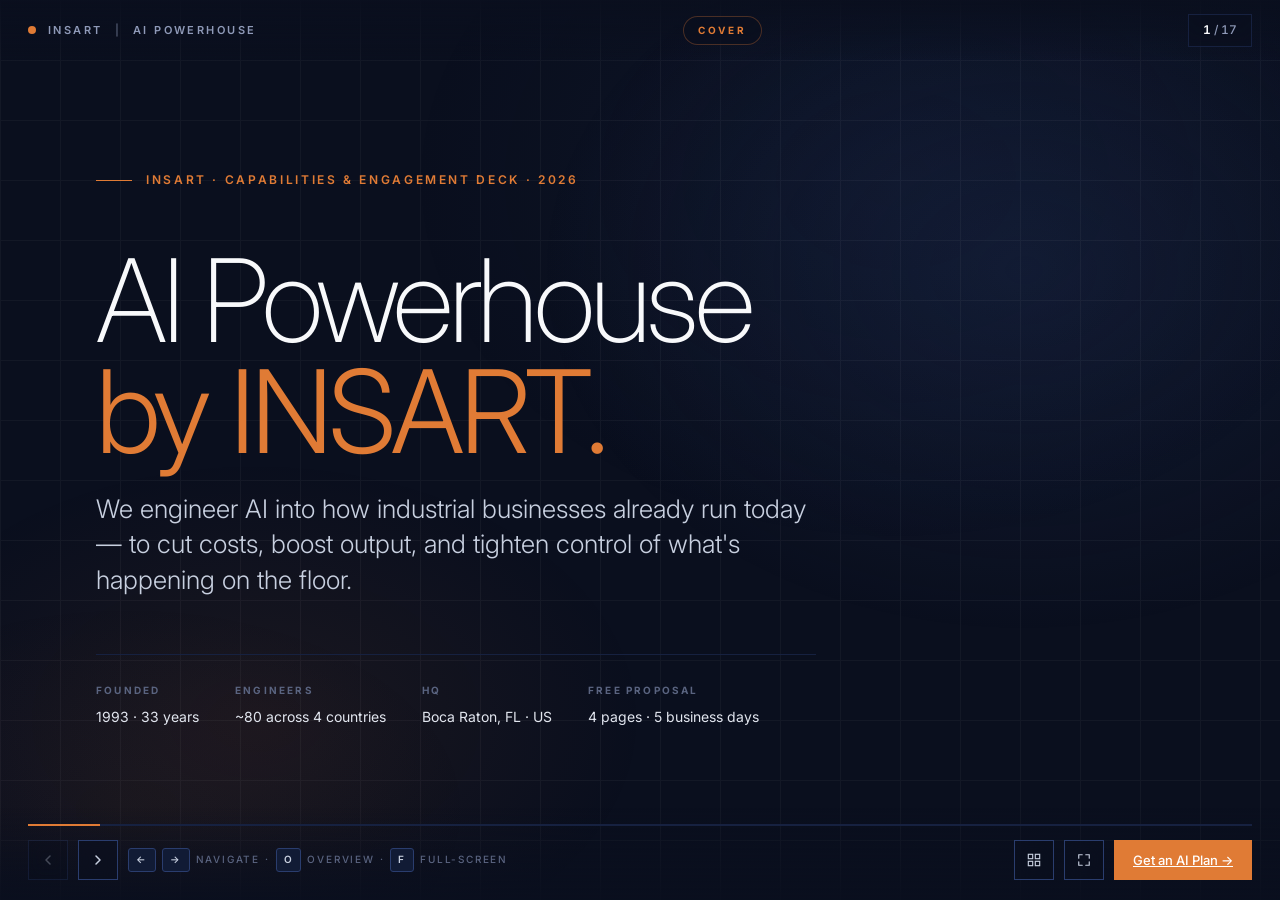
<file: deck.html>
<!DOCTYPE html>
<html lang="en">
<head>
  <meta charset="UTF-8"/>
  <meta name="viewport" content="width=device-width,initial-scale=1.0,viewport-fit=cover"/>
  <meta name="description" content="INSART AI Powerhouse — Capabilities & Engagement deck for industrial AI integration. For BDR / sales conversations."/>
  <title>INSART AI — Capabilities Deck</title>
  <link rel="canonical" href="https://ai-practice-kohl.vercel.app/deck.html"/>
  <meta name="theme-color" content="#0a0f1e"/>

  <meta property="og:type" content="website"/>
  <meta property="og:site_name" content="INSART"/>
  <meta property="og:url" content="https://ai-practice-kohl.vercel.app/deck.html"/>
  <meta property="og:title" content="AI Powerhouse by INSART — Capabilities Deck"/>
  <meta property="og:description" content="Industrial AI integration — capabilities, methodology, case studies, and engagement model. Built for BDR conversations."/>
  <meta property="og:image" content="https://ai-practice-kohl.vercel.app/og-ai-practice.png"/>
  <meta property="og:image:width" content="1200"/>
  <meta property="og:image:height" content="630"/>
  <meta name="twitter:card" content="summary_large_image"/>
  <meta name="twitter:image" content="https://ai-practice-kohl.vercel.app/og-ai-practice.png"/>

  <link rel="preconnect" href="https://fonts.googleapis.com"/>
  <link rel="preconnect" href="https://fonts.gstatic.com" crossorigin/>
  <link href="https://fonts.googleapis.com/css2?family=Inter:wght@200;300;400;500;600;700&display=swap" rel="stylesheet"/>

  <style>
    /* ─── DESIGN TOKENS (shared with main site) ─── */
    :root {
      --bg:        #0a0f1e;
      --bg2:       #0d1427;
      --bg3:       #111b35;
      --n700:      #162140;
      --n600:      #1e2d52;
      --n500:      #2a3d6e;
      --s50:       #f8f9fb;
      --s200:      #e2e6ef;
      --s300:      #c8d0e0;
      --s400:      #8f9ab8;
      --s500:      #5a6480;
      --accent:    #e07b35;
      --accent-lt: #f09050;
      --accent-md: #c86a20;
      --font:      'Inter', -apple-system, BlinkMacSystemFont, 'Segoe UI', sans-serif;
    }

    *, *::before, *::after { box-sizing: border-box; margin: 0; padding: 0; }

    html { overflow: hidden; height: 100%; }

    body {
      font-family: var(--font);
      background: var(--bg);
      color: var(--s50);
      -webkit-font-smoothing: antialiased;
      -moz-osx-font-smoothing: grayscale;
      line-height: 1.55;
      height: 100%;
      width: 100%;
      overflow: hidden;
      position: relative;
    }

    ::selection { background: rgba(224,123,53,0.25); color: var(--s50); }

    /* ─── DECK CHROME ─── */
    .deck-header {
      position: fixed;
      top: 0; left: 0; right: 0;
      z-index: 30;
      display: flex;
      align-items: center;
      justify-content: space-between;
      padding: 14px 28px;
      background: linear-gradient(180deg, rgba(10,15,30,0.92) 0%, rgba(10,15,30,0) 100%);
      pointer-events: none;
      backdrop-filter: blur(0px);
    }

    .deck-header > * { pointer-events: auto; }

    .deck-brand {
      display: flex;
      align-items: center;
      gap: 12px;
      font-size: 11px;
      font-weight: 600;
      letter-spacing: 0.22em;
      text-transform: uppercase;
      color: var(--s400);
      text-decoration: none;
      transition: color 0.15s;
    }

    .deck-brand:hover { color: var(--s50); }

    .deck-brand-mark {
      display: inline-block;
      width: 8px; height: 8px;
      background: var(--accent);
      border-radius: 50%;
    }

    .deck-section-label {
      font-size: 10px;
      font-weight: 700;
      letter-spacing: 0.28em;
      text-transform: uppercase;
      color: var(--accent);
      padding: 6px 14px;
      border: 1px solid rgba(224,123,53,0.3);
      background: rgba(10,15,30,0.6);
      border-radius: 100px;
      backdrop-filter: blur(8px);
    }

    .deck-counter {
      font-size: 12px;
      font-weight: 500;
      color: var(--s400);
      font-variant-numeric: tabular-nums;
      padding: 6px 14px;
      background: rgba(10,15,30,0.6);
      border: 1px solid var(--n700);
      backdrop-filter: blur(8px);
    }

    .deck-counter strong { color: var(--s50); font-weight: 600; }

    /* ─── FOOTER NAV BAR ─── */
    .deck-footer {
      position: fixed;
      bottom: 0; left: 0; right: 0;
      z-index: 30;
      padding: 16px 28px 20px;
      background: linear-gradient(0deg, rgba(10,15,30,0.92) 0%, rgba(10,15,30,0) 100%);
      pointer-events: none;
    }

    .deck-progress-track {
      width: 100%;
      height: 2px;
      background: var(--n700);
      pointer-events: auto;
      cursor: pointer;
      position: relative;
      margin-bottom: 14px;
    }

    .deck-progress-fill {
      height: 100%;
      background: var(--accent);
      width: 0%;
      transition: width 0.4s cubic-bezier(0.22, 1, 0.36, 1);
    }

    .deck-progress-track:hover { height: 4px; transition: height 0.15s; }

    .deck-controls {
      display: flex;
      align-items: center;
      justify-content: space-between;
      gap: 16px;
      pointer-events: auto;
    }

    .deck-controls-left,
    .deck-controls-right {
      display: flex;
      align-items: center;
      gap: 10px;
    }

    .deck-btn {
      width: 40px;
      height: 40px;
      border: 1px solid var(--n500);
      background: rgba(10,15,30,0.6);
      color: var(--s300);
      cursor: pointer;
      display: flex;
      align-items: center;
      justify-content: center;
      backdrop-filter: blur(8px);
      transition: border-color 0.2s, color 0.2s, background 0.2s;
      font-family: inherit;
    }

    .deck-btn:hover {
      border-color: var(--accent);
      color: var(--accent);
      background: rgba(224,123,53,0.08);
    }

    .deck-btn:disabled { opacity: 0.3; cursor: not-allowed; }

    .deck-btn-cta {
      width: auto;
      padding: 0 18px;
      gap: 8px;
      font-size: 13px;
      font-weight: 500;
      background: var(--accent);
      border-color: var(--accent);
      color: #fff;
    }

    .deck-btn-cta:hover {
      background: var(--accent-lt);
      border-color: var(--accent-lt);
      color: #fff;
    }

    .deck-shortcut {
      font-size: 10px;
      font-weight: 500;
      letter-spacing: 0.18em;
      text-transform: uppercase;
      color: var(--s500);
      display: flex;
      align-items: center;
      gap: 6px;
    }

    .deck-shortcut kbd {
      font-family: inherit;
      font-size: 10px;
      font-weight: 600;
      padding: 3px 7px;
      background: var(--bg3);
      border: 1px solid var(--n500);
      border-radius: 3px;
      color: var(--s300);
    }

    @media (max-width: 720px) {
      .deck-shortcut { display: none; }
      .deck-header { padding: 12px 16px; }
      .deck-footer { padding: 10px 16px 14px; }
      .deck-section-label { display: none; }
    }

    /* ─── SLIDE ENGINE ─── */
    .deck-stage {
      position: fixed;
      inset: 0;
      overflow: hidden;
    }

    .slide {
      position: absolute;
      inset: 0;
      display: flex;
      flex-direction: column;
      justify-content: center;
      padding: 96px 96px 110px;
      opacity: 0;
      visibility: hidden;
      transform: translateX(40px);
      transition: opacity 0.5s cubic-bezier(0.22, 1, 0.36, 1),
                  transform 0.5s cubic-bezier(0.22, 1, 0.36, 1),
                  visibility 0s linear 0.5s;
    }

    .slide.active {
      opacity: 1;
      visibility: visible;
      transform: translateX(0);
      transition: opacity 0.6s cubic-bezier(0.22, 1, 0.36, 1) 0.1s,
                  transform 0.6s cubic-bezier(0.22, 1, 0.36, 1) 0.1s,
                  visibility 0s linear 0s;
    }

    .slide.prev {
      transform: translateX(-40px);
    }

    .slide-inner {
      width: 100%;
      max-width: 1240px;
      margin: 0 auto;
    }

    @media (max-width: 720px) {
      .slide { padding: 80px 20px 88px; }
    }

    /* ─── COMMON SLIDE COMPONENTS ─── */
    .slide-eyebrow {
      display: inline-flex;
      align-items: center;
      gap: 12px;
      margin-bottom: 28px;
      font-size: 11px;
      font-weight: 700;
      letter-spacing: 0.28em;
      text-transform: uppercase;
      color: var(--accent);
    }

    .slide-eyebrow::before {
      content: "";
      width: 28px;
      height: 1px;
      background: var(--accent);
    }

    .slide-h1 {
      font-size: clamp(40px, 6vw, 78px);
      font-weight: 200;
      line-height: 1.04;
      letter-spacing: -0.025em;
      color: var(--s50);
      margin-bottom: 24px;
    }

    .slide-h1 .accent { color: var(--accent); font-weight: 300; }

    .slide-h2 {
      font-size: clamp(32px, 4.6vw, 56px);
      font-weight: 300;
      line-height: 1.06;
      letter-spacing: -0.02em;
      color: var(--s50);
      margin-bottom: 20px;
    }

    .slide-h2 .accent { color: var(--accent); }

    .slide-lede {
      font-size: clamp(18px, 1.6vw, 22px);
      font-weight: 300;
      color: var(--s300);
      line-height: 1.55;
      max-width: 820px;
      margin-bottom: 36px;
    }

    .slide-lede strong { color: var(--s50); font-weight: 500; }

    .slide-stat {
      font-size: clamp(72px, 12vw, 168px);
      font-weight: 200;
      letter-spacing: -0.04em;
      color: var(--s50);
      line-height: 1;
      font-variant-numeric: tabular-nums;
    }

    .slide-stat .accent { color: var(--accent); font-weight: 300; }

    /* Two-col layout */
    .slide-cols {
      display: grid;
      grid-template-columns: 1fr 1fr;
      gap: 56px;
      align-items: start;
    }

    .slide-cols-3 {
      display: grid;
      grid-template-columns: repeat(3, 1fr);
      gap: 24px;
    }

    .slide-cols-4 {
      display: grid;
      grid-template-columns: repeat(4, 1fr);
      gap: 18px;
    }

    @media (max-width: 920px) {
      .slide-cols { grid-template-columns: 1fr; gap: 32px; }
      .slide-cols-3 { grid-template-columns: 1fr; gap: 14px; }
      .slide-cols-4 { grid-template-columns: repeat(2, 1fr); gap: 12px; }
    }

    /* Cards / panels */
    .panel {
      background: var(--bg2);
      border: 1px solid var(--n700);
      padding: 28px 30px;
      transition: border-color 0.25s, transform 0.3s cubic-bezier(0.22, 1, 0.36, 1);
      position: relative;
      overflow: hidden;
    }

    .panel:hover {
      border-color: var(--n500);
      transform: translateY(-2px);
    }

    .panel-num {
      font-size: 11px;
      font-weight: 700;
      letter-spacing: 0.22em;
      color: var(--accent);
      margin-bottom: 14px;
    }

    .panel h3 {
      font-size: 20px;
      font-weight: 500;
      line-height: 1.2;
      color: var(--s50);
      margin-bottom: 10px;
      letter-spacing: -0.01em;
    }

    .panel p {
      font-size: 14px;
      font-weight: 300;
      color: var(--s400);
      line-height: 1.6;
    }

    .panel-accent-bar {
      position: absolute;
      top: 0; left: 0;
      width: 28px;
      height: 2px;
      background: var(--accent);
    }

    /* Bullet list */
    .b-list {
      list-style: none;
      padding: 0;
    }

    .b-list li {
      display: flex;
      align-items: flex-start;
      gap: 14px;
      padding: 12px 0;
      border-bottom: 1px solid var(--n700);
      font-size: 15px;
      font-weight: 300;
      color: var(--s300);
      line-height: 1.5;
    }

    .b-list li:last-child { border-bottom: none; }

    .b-list li::before {
      content: "";
      flex-shrink: 0;
      width: 6px; height: 6px;
      background: var(--accent);
      border-radius: 50%;
      margin-top: 8px;
    }

    .b-list li strong { color: var(--s50); font-weight: 500; }

    /* Metric chips */
    .m-chip {
      background: var(--bg2);
      border: 1px solid var(--n700);
      padding: 22px 22px 20px;
      position: relative;
      transition: border-color 0.25s, transform 0.3s cubic-bezier(0.22, 1, 0.36, 1);
    }

    .m-chip:hover {
      border-color: var(--n500);
      transform: translateY(-2px);
    }

    .m-chip::before {
      content: "";
      position: absolute;
      top: 0; left: 0;
      width: 3px; height: 100%;
      background: var(--accent);
    }

    .m-chip-val {
      display: block;
      font-size: 36px;
      font-weight: 200;
      letter-spacing: -0.02em;
      color: var(--s50);
      line-height: 1;
      margin-bottom: 8px;
    }

    .m-chip-val em { font-style: normal; color: var(--accent); font-size: 0.7em; }

    .m-chip-lbl {
      font-size: 11px;
      font-weight: 600;
      letter-spacing: 0.14em;
      text-transform: uppercase;
      color: var(--s500);
    }

    /* Industry tag pill */
    .tag-pill {
      display: inline-flex;
      align-items: center;
      padding: 8px 14px;
      font-size: 12px;
      font-weight: 500;
      color: var(--s300);
      background: var(--bg3);
      border: 1px solid var(--n500);
      transition: color 0.15s, border-color 0.15s, background 0.15s;
    }

    .tag-pill:hover {
      color: var(--s50);
      border-color: var(--accent);
      background: rgba(224,123,53,0.06);
    }

    .tag-cloud {
      display: flex;
      flex-wrap: wrap;
      gap: 8px;
    }

    /* Quote block */
    .quote {
      border-left: 3px solid var(--accent);
      padding: 12px 0 12px 28px;
      max-width: 720px;
    }

    .quote p {
      font-size: clamp(20px, 2vw, 28px);
      font-weight: 300;
      font-style: italic;
      color: var(--s200);
      line-height: 1.45;
      margin-bottom: 16px;
    }

    .quote cite {
      font-size: 13px;
      font-style: normal;
      color: var(--s500);
      letter-spacing: 0.05em;
    }

    .quote cite strong {
      color: var(--accent);
      font-weight: 600;
    }

    /* Comparison table */
    .compare {
      display: grid;
      grid-template-columns: 1fr 1fr 1fr;
      border: 1px solid var(--n700);
    }

    .compare > div {
      padding: 18px 20px;
      border-right: 1px solid var(--n700);
      border-bottom: 1px solid var(--n700);
      font-size: 14px;
      color: var(--s300);
      font-weight: 300;
    }

    .compare > div:nth-child(3n) { border-right: none; }

    .compare-head {
      background: var(--bg2);
      font-weight: 600 !important;
      font-size: 11px !important;
      letter-spacing: 0.14em;
      text-transform: uppercase;
      color: var(--s400) !important;
    }

    .compare-head.us { color: var(--accent) !important; }

    .compare-row-label {
      font-weight: 500 !important;
      color: var(--s50) !important;
      background: rgba(13, 20, 39, 0.5);
    }

    .compare .yes { color: var(--accent); font-weight: 500; }
    .compare .no  { color: var(--s500); }

    @media (max-width: 720px) {
      .compare { grid-template-columns: 1fr; }
      .compare > div:nth-child(3n) { border-right: 0; }
    }

    /* Timeline */
    .timeline {
      position: relative;
      display: grid;
      grid-template-columns: repeat(4, 1fr);
      gap: 0;
      margin-top: 24px;
    }

    .tl-step {
      position: relative;
      padding: 24px 24px 24px 0;
    }

    .tl-step::before {
      content: "";
      position: absolute;
      top: 14px;
      left: 0;
      right: 0;
      height: 1px;
      background: var(--n600);
    }

    .tl-step::after {
      content: "";
      position: absolute;
      top: 9px;
      left: 0;
      width: 11px;
      height: 11px;
      border-radius: 50%;
      background: var(--accent);
      border: 2px solid var(--bg);
    }

    .tl-step:last-child::before { background: linear-gradient(to right, var(--n600), transparent); }

    .tl-num {
      font-size: 11px;
      font-weight: 700;
      letter-spacing: 0.22em;
      color: var(--accent);
      margin-top: 28px;
      margin-bottom: 8px;
    }

    .tl-step h4 {
      font-size: 17px;
      font-weight: 500;
      color: var(--s50);
      margin-bottom: 6px;
      letter-spacing: -0.01em;
    }

    .tl-step p {
      font-size: 13px;
      font-weight: 300;
      color: var(--s400);
      line-height: 1.55;
    }

    @media (max-width: 920px) {
      .timeline { grid-template-columns: 1fr; gap: 8px; }
      .tl-step { padding: 18px 0 18px 24px; }
      .tl-step::before {
        top: 0; bottom: 0; left: 5px; right: auto;
        width: 1px; height: auto;
        background: var(--n600);
      }
      .tl-step::after { top: 22px; left: 0; }
      .tl-num { margin-top: 0; }
    }

    /* Tech stack chips with logos */
    .stack-grid {
      display: grid;
      grid-template-columns: repeat(auto-fill, minmax(180px, 1fr));
      gap: 12px;
    }

    .stack-cell {
      background: var(--bg2);
      border: 1px solid var(--n700);
      padding: 18px 20px;
      transition: border-color 0.2s;
    }

    .stack-cell:hover { border-color: var(--accent); }

    .stack-cell-h {
      font-size: 11px;
      font-weight: 700;
      letter-spacing: 0.18em;
      color: var(--accent);
      margin-bottom: 8px;
    }

    .stack-cell-list {
      font-size: 13px;
      font-weight: 300;
      color: var(--s300);
      line-height: 1.55;
    }

    /* ─── SLIDE 1 (cover) specifics ─── */
    .cover {
      align-items: flex-start;
      justify-content: center;
      padding-top: 0;
      padding-bottom: 0;
      background:
        radial-gradient(ellipse 800px 600px at 80% 30%, rgba(30,45,82,0.35) 0%, transparent 60%),
        radial-gradient(ellipse 600px 400px at 20% 80%, rgba(224,123,53,0.08) 0%, transparent 65%);
    }

    .cover-grid {
      position: absolute;
      inset: 0;
      pointer-events: none;
      opacity: 0.04;
      background-image:
        linear-gradient(rgba(255,255,255,1) 1px, transparent 1px),
        linear-gradient(90deg, rgba(255,255,255,1) 1px, transparent 1px);
      background-size: 60px 60px;
    }

    .cover-inner {
      position: relative;
      width: 100%;
      max-width: 1100px;
      margin: 0 auto;
    }

    .cover-mark {
      display: flex;
      align-items: center;
      gap: 14px;
      margin-bottom: 56px;
      font-size: 12px;
      font-weight: 600;
      letter-spacing: 0.22em;
      text-transform: uppercase;
      color: var(--accent);
    }

    .cover-mark::before {
      content: "";
      width: 36px;
      height: 1px;
      background: var(--accent);
    }

    .cover h1 {
      font-size: clamp(56px, 9vw, 132px);
      font-weight: 200;
      line-height: 0.96;
      letter-spacing: -0.04em;
      color: var(--s50);
      margin-bottom: 24px;
    }

    .cover h1 .accent { color: var(--accent); font-weight: 300; }

    .cover-sub {
      font-size: clamp(20px, 2vw, 28px);
      font-weight: 300;
      color: var(--s300);
      line-height: 1.4;
      max-width: 720px;
      margin-bottom: 56px;
    }

    .cover-meta {
      display: flex;
      gap: 36px;
      flex-wrap: wrap;
      padding-top: 28px;
      border-top: 1px solid var(--n700);
      max-width: 720px;
    }

    .cover-meta-item strong {
      display: block;
      font-size: 10px;
      font-weight: 700;
      letter-spacing: 0.22em;
      color: var(--s500);
      text-transform: uppercase;
      margin-bottom: 6px;
    }

    .cover-meta-item span {
      font-size: 14px;
      font-weight: 400;
      color: var(--s200);
    }

    /* Big stat slide */
    .stat-slide {
      align-items: center;
      text-align: center;
      justify-content: center;
    }

    .stat-slide .slide-inner {
      max-width: 1000px;
      text-align: center;
    }

    .stat-slide-source {
      font-size: 12px;
      font-weight: 400;
      color: var(--s500);
      margin-top: 24px;
      letter-spacing: 0.05em;
    }

    /* Diagram blocks */
    .pillars {
      display: grid;
      grid-template-columns: repeat(3, 1fr);
      gap: 0;
      border: 1px solid var(--n700);
    }

    .pillar {
      padding: 34px 28px 32px;
      border-right: 1px solid var(--n700);
      position: relative;
      transition: background 0.25s;
    }

    .pillar:last-child { border-right: none; }
    .pillar:hover { background: rgba(224,123,53,0.03); }

    .pillar-num {
      display: inline-block;
      font-size: 11px;
      font-weight: 700;
      letter-spacing: 0.22em;
      color: var(--accent);
      margin-bottom: 18px;
      padding: 4px 10px;
      border: 1px solid rgba(224,123,53,0.3);
    }

    .pillar h3 {
      font-size: 24px;
      font-weight: 400;
      color: var(--s50);
      margin-bottom: 14px;
      letter-spacing: -0.01em;
    }

    .pillar p {
      font-size: 14px;
      font-weight: 300;
      color: var(--s400);
      line-height: 1.6;
      margin-bottom: 16px;
    }

    .pillar-tags {
      font-size: 12px;
      color: var(--s500);
      letter-spacing: 0.05em;
    }

    @media (max-width: 920px) {
      .pillars { grid-template-columns: 1fr; }
      .pillar { border-right: 0; border-bottom: 1px solid var(--n700); }
      .pillar:last-child { border-bottom: none; }
    }

    /* Capabilities matrix */
    .cap-matrix {
      display: grid;
      grid-template-columns: repeat(3, 1fr);
      gap: 14px;
    }

    .cap-cell {
      background: var(--bg2);
      border: 1px solid var(--n700);
      padding: 22px 24px 24px;
      transition: border-color 0.2s, transform 0.3s;
    }

    .cap-cell:hover {
      border-color: var(--accent);
      transform: translateY(-2px);
    }

    .cap-icon {
      width: 32px; height: 32px;
      border: 1px solid var(--accent);
      color: var(--accent);
      display: flex;
      align-items: center;
      justify-content: center;
      font-size: 14px;
      font-weight: 600;
      margin-bottom: 14px;
    }

    .cap-cell h4 {
      font-size: 15px;
      font-weight: 500;
      color: var(--s50);
      margin-bottom: 8px;
      letter-spacing: -0.01em;
    }

    .cap-cell p {
      font-size: 13px;
      font-weight: 300;
      color: var(--s400);
      line-height: 1.5;
    }

    @media (max-width: 920px) { .cap-matrix { grid-template-columns: 1fr 1fr; } }
    @media (max-width: 560px) { .cap-matrix { grid-template-columns: 1fr; } }

    /* Case study slide */
    .case-slide-grid {
      display: grid;
      grid-template-columns: 1.4fr 1fr;
      gap: 56px;
      align-items: stretch;
    }

    .case-img {
      background-size: cover;
      background-position: center;
      border: 1px solid var(--n700);
      min-height: 360px;
      position: relative;
      overflow: hidden;
    }

    .case-img::after {
      content: "";
      position: absolute;
      inset: 0;
      background: linear-gradient(135deg, rgba(10,15,30,0.4) 0%, rgba(10,15,30,0.7) 100%);
    }

    .case-content { display: flex; flex-direction: column; }

    .case-industry {
      font-size: 10px;
      font-weight: 700;
      letter-spacing: 0.22em;
      color: var(--accent);
      margin-bottom: 12px;
    }

    .case-title {
      font-size: clamp(26px, 3vw, 36px);
      font-weight: 300;
      line-height: 1.15;
      color: var(--s50);
      margin-bottom: 18px;
      letter-spacing: -0.015em;
    }

    .case-summary {
      font-size: 15px;
      font-weight: 300;
      color: var(--s300);
      line-height: 1.6;
      margin-bottom: 24px;
    }

    .case-metrics {
      display: grid;
      grid-template-columns: 1fr 1fr;
      gap: 12px;
      margin-top: auto;
    }

    .case-metric {
      padding: 16px 18px;
      background: var(--bg2);
      border: 1px solid var(--n700);
      border-left: 2px solid var(--accent);
    }

    .case-metric-val {
      display: block;
      font-size: 22px;
      font-weight: 300;
      color: var(--s50);
      letter-spacing: -0.01em;
    }

    .case-metric-val em { font-style: normal; color: var(--accent); }

    .case-metric-lbl {
      font-size: 10px;
      font-weight: 600;
      letter-spacing: 0.14em;
      text-transform: uppercase;
      color: var(--s500);
      margin-top: 4px;
      display: block;
    }

    @media (max-width: 920px) {
      .case-slide-grid { grid-template-columns: 1fr; }
      .case-img { min-height: 200px; }
    }

    /* Engagement / pricing */
    .price-grid {
      display: grid;
      grid-template-columns: 1fr 1fr;
      gap: 24px;
      margin-top: 28px;
    }

    .price-card {
      background: var(--bg2);
      border: 1px solid var(--n700);
      padding: 32px 32px 36px;
      position: relative;
    }

    .price-card.feature {
      border-color: var(--accent);
      background: linear-gradient(180deg, rgba(224,123,53,0.04) 0%, var(--bg2) 100%);
    }

    .price-card.feature::before {
      content: "Recommended";
      position: absolute;
      top: -1px; right: -1px;
      padding: 5px 12px;
      font-size: 10px;
      font-weight: 700;
      letter-spacing: 0.22em;
      text-transform: uppercase;
      background: var(--accent);
      color: #fff;
    }

    .price-name {
      font-size: 11px;
      font-weight: 700;
      letter-spacing: 0.22em;
      color: var(--accent);
      margin-bottom: 12px;
    }

    .price-tag {
      font-size: 36px;
      font-weight: 200;
      color: var(--s50);
      letter-spacing: -0.02em;
      margin-bottom: 4px;
      line-height: 1;
    }

    .price-tag em { font-style: normal; color: var(--accent); font-size: 0.55em; font-weight: 400; }

    .price-tag-sub {
      font-size: 13px;
      color: var(--s500);
      margin-bottom: 22px;
    }

    .price-list {
      list-style: none;
      padding: 0;
      margin: 0 0 28px;
    }

    .price-list li {
      padding: 10px 0;
      border-bottom: 1px solid var(--n700);
      font-size: 14px;
      color: var(--s300);
      font-weight: 300;
      display: flex;
      gap: 10px;
    }

    .price-list li::before {
      content: "→";
      color: var(--accent);
    }

    .price-list li:last-child { border-bottom: none; }

    @media (max-width: 920px) { .price-grid { grid-template-columns: 1fr; } }

    /* CTA slide */
    .cta-slide {
      align-items: center;
      text-align: center;
      justify-content: center;
      background:
        radial-gradient(ellipse 600px 500px at 50% 50%, rgba(224,123,53,0.08) 0%, transparent 70%);
    }

    .cta-slide .slide-inner {
      max-width: 820px;
      text-align: center;
    }

    .cta-actions {
      display: flex;
      gap: 14px;
      justify-content: center;
      flex-wrap: wrap;
      margin-top: 32px;
    }

    .deck-cta-primary {
      display: inline-flex;
      align-items: center;
      gap: 8px;
      padding: 16px 32px;
      background: var(--accent);
      color: #fff;
      font-size: 15px;
      font-weight: 500;
      letter-spacing: 0.02em;
      text-decoration: none;
      transition: background 0.2s;
      border: 1px solid var(--accent);
      cursor: pointer;
      font-family: inherit;
    }

    .deck-cta-primary:hover { background: var(--accent-lt); }

    .deck-cta-ghost {
      display: inline-flex;
      align-items: center;
      gap: 8px;
      padding: 16px 32px;
      background: transparent;
      color: var(--s200);
      font-size: 15px;
      font-weight: 500;
      letter-spacing: 0.02em;
      text-decoration: none;
      transition: border-color 0.2s, color 0.2s;
      border: 1px solid var(--n500);
    }

    .deck-cta-ghost:hover { border-color: var(--accent); color: var(--accent); }

    .cta-meta {
      margin-top: 56px;
      padding-top: 28px;
      border-top: 1px solid var(--n700);
      display: flex;
      justify-content: center;
      gap: 36px;
      flex-wrap: wrap;
    }

    .cta-meta-item {
      font-size: 13px;
      color: var(--s400);
    }

    .cta-meta-item strong {
      display: block;
      font-size: 10px;
      font-weight: 700;
      letter-spacing: 0.22em;
      color: var(--s500);
      text-transform: uppercase;
      margin-bottom: 4px;
    }

    .cta-meta-item a {
      color: var(--accent);
      text-decoration: none;
      transition: color 0.15s;
    }

    .cta-meta-item a:hover { color: var(--accent-lt); }

    /* ─── OVERVIEW MODE (slide grid) ─── */
    .deck-overview {
      position: fixed;
      inset: 0;
      z-index: 100;
      background: rgba(5, 8, 18, 0.96);
      backdrop-filter: blur(12px);
      display: none;
      padding: 80px 40px 40px;
      overflow-y: auto;
    }

    .deck-overview.open { display: block; }

    .overview-head {
      max-width: 1280px;
      margin: 0 auto 32px;
      display: flex;
      justify-content: space-between;
      align-items: center;
    }

    .overview-head h2 {
      font-size: 14px;
      font-weight: 600;
      letter-spacing: 0.18em;
      text-transform: uppercase;
      color: var(--accent);
    }

    .overview-grid {
      max-width: 1280px;
      margin: 0 auto;
      display: grid;
      grid-template-columns: repeat(auto-fill, minmax(220px, 1fr));
      gap: 16px;
    }

    .overview-thumb {
      aspect-ratio: 16 / 10;
      background: var(--bg2);
      border: 1px solid var(--n700);
      cursor: pointer;
      display: flex;
      flex-direction: column;
      justify-content: space-between;
      padding: 14px 16px;
      transition: border-color 0.2s, transform 0.25s;
      position: relative;
      overflow: hidden;
    }

    .overview-thumb:hover {
      border-color: var(--accent);
      transform: translateY(-2px);
    }

    .overview-thumb.current {
      border-color: var(--accent);
      box-shadow: 0 0 0 2px rgba(224,123,53,0.3);
    }

    .overview-thumb-num {
      font-size: 10px;
      font-weight: 700;
      letter-spacing: 0.22em;
      color: var(--accent);
    }

    .overview-thumb-title {
      font-size: 14px;
      font-weight: 500;
      color: var(--s50);
      line-height: 1.25;
      letter-spacing: -0.01em;
    }

    .overview-close {
      background: none;
      border: 1px solid var(--n500);
      color: var(--s400);
      padding: 8px 14px;
      font-size: 11px;
      font-weight: 500;
      letter-spacing: 0.18em;
      text-transform: uppercase;
      cursor: pointer;
      font-family: inherit;
      transition: border-color 0.2s, color 0.2s;
    }

    .overview-close:hover { border-color: var(--accent); color: var(--accent); }

    /* ─── PRINT TO PDF ─── */
    @media print {
      html, body { background: #0a0f1e; height: auto; overflow: visible; }
      .deck-header, .deck-footer, .deck-overview { display: none !important; }
      .deck-stage { position: static; }
      .slide {
        position: relative;
        opacity: 1;
        visibility: visible;
        transform: none;
        page-break-after: always;
        height: 100vh;
        padding: 60px 50px;
      }
      .slide:last-child { page-break-after: avoid; }
    }

    /* ─── STAR / BG ─── */
    .deck-bg-fx {
      position: fixed;
      inset: 0;
      z-index: -1;
      pointer-events: none;
      background:
        radial-gradient(ellipse 800px 600px at 70% 20%, rgba(30,45,82,0.18) 0%, transparent 60%),
        radial-gradient(ellipse 500px 300px at 10% 90%, rgba(224,123,53,0.04) 0%, transparent 70%);
    }

    /* small helpers */
    .muted { color: var(--s500); }
    .accent { color: var(--accent); }
    .nowrap { white-space: nowrap; }
  </style>
</head>
<body>

  <div class="deck-bg-fx" aria-hidden="true"></div>

  <!-- ─── HEADER ─── -->
  <header class="deck-header">
    <a href="index.html" class="deck-brand" title="Back to site">
      <span class="deck-brand-mark"></span>
      INSART <span style="opacity:0.5;">|</span> AI Powerhouse
    </a>
    <span class="deck-section-label" id="deck-section-label">Cover</span>
    <span class="deck-counter"><strong id="deck-current">1</strong> / <span id="deck-total">17</span></span>
  </header>

  <!-- ─── STAGE ─── -->
  <main class="deck-stage" id="deck-stage" aria-live="polite">

    <!-- ────────────────────────────────────────────────────────────────────
         SLIDE 1 — COVER
    ──────────────────────────────────────────────────────────────────── -->
    <section class="slide cover active" data-section="Cover" data-title="AI Powerhouse">
      <div class="cover-grid"></div>
      <div class="cover-inner slide-inner">
        <div class="cover-mark">INSART · Capabilities &amp; Engagement Deck · 2026</div>
        <h1>AI Powerhouse<br><span class="accent">by INSART.</span></h1>
        <p class="cover-sub">We engineer AI into how industrial businesses already run today — to cut costs, boost output, and tighten control of what's happening on the floor.</p>
        <div class="cover-meta">
          <div class="cover-meta-item">
            <strong>Founded</strong>
            <span>1993 · 33 years</span>
          </div>
          <div class="cover-meta-item">
            <strong>Engineers</strong>
            <span>~80 across 4 countries</span>
          </div>
          <div class="cover-meta-item">
            <strong>HQ</strong>
            <span>Boca Raton, FL · US</span>
          </div>
          <div class="cover-meta-item">
            <strong>Free proposal</strong>
            <span>4 pages · 5 business days</span>
          </div>
        </div>
      </div>
    </section>

    <!-- ────────────────────────────────────────────────────────────────────
         SLIDE 2 — THE SHIFT
    ──────────────────────────────────────────────────────────────────── -->
    <section class="slide stat-slide" data-section="The Shift" data-title="AI is no longer optional">
      <div class="slide-inner">
        <p class="slide-eyebrow">The shift</p>
        <h2 class="slide-h2">In 18 months,<br>AI moved from <span class="accent">experiment</span> to <span class="accent">expectation.</span></h2>
        <div class="slide-stat" style="margin: 32px 0 16px;">78<span class="accent">%</span></div>
        <p class="slide-lede">of industrial leaders now report <strong>active AI deployment</strong> in at least one production workflow — up from 23% in 2024. The companies that win this decade aren't the ones with the best AI strategy. They're the ones that <strong>shipped AI into operations first.</strong></p>
        <p class="stat-slide-source">Source: McKinsey Global Survey on AI · 2026</p>
      </div>
    </section>

    <!-- ────────────────────────────────────────────────────────────────────
         SLIDE 3 — THE GAP
    ──────────────────────────────────────────────────────────────────── -->
    <section class="slide" data-section="The Gap" data-title="Industrial AI is years behind">
      <div class="slide-inner">
        <p class="slide-eyebrow">The gap</p>
        <h2 class="slide-h2">Most industrial businesses are<br><span class="accent">stuck at the pilot stage.</span></h2>
        <p class="slide-lede" style="margin-bottom: 44px;">Vendors sold them dashboards. Consultants sold them strategy decks. Both stopped before AI actually changed how the floor runs. INSART picks up where they leave off.</p>

        <div class="slide-cols-3">
          <div class="panel">
            <div class="panel-accent-bar"></div>
            <div class="panel-num">01 · The dashboard problem</div>
            <h3>"We have data. We can't act on it."</h3>
            <p>Investments in BI tools and IoT sensors that produce reports nobody reads — and certainly don't change Tuesday's production schedule.</p>
          </div>
          <div class="panel">
            <div class="panel-accent-bar"></div>
            <div class="panel-num">02 · The slide-deck problem</div>
            <h3>"We have a strategy. Nothing shipped."</h3>
            <p>Six months and $400K spent on a roadmap from a Big Four firm. Zero AI in production. Operations team never met the consultants.</p>
          </div>
          <div class="panel">
            <div class="panel-accent-bar"></div>
            <div class="panel-num">03 · The vendor problem</div>
            <h3>"We bought the tool. It doesn't fit."</h3>
            <p>A best-in-class AI platform that can't read the MES, won't talk to the ERP, and treats every plant the same. Shelfware in 90 days.</p>
          </div>
        </div>
      </div>
    </section>

    <!-- ────────────────────────────────────────────────────────────────────
         SLIDE 4 — WHO WE ARE
    ──────────────────────────────────────────────────────────────────── -->
    <section class="slide" data-section="Who We Are" data-title="Engineering, not consulting">
      <div class="slide-inner">
        <p class="slide-eyebrow">Who we are</p>
        <h2 class="slide-h2">33 years building software<br>that runs <span class="accent">real businesses.</span></h2>

        <div class="slide-cols" style="margin-top: 36px;">
          <div>
            <p class="slide-lede" style="margin-bottom: 28px;">
              INSART has spent three decades shipping production systems for some of the most regulated, demanding industries on earth. Our fintech work runs payments, lending, and trading at scale. We brought that same engineering discipline to industrial AI.
            </p>
            <ul class="b-list">
              <li><strong>Founded 1993</strong> · US-incorporated, Boca Raton FL · ~80 engineers across Ukraine, Poland, Romania, and Uruguay</li>
              <li><strong>Long-term partners</strong> · Franklin Templeton, iCapital, Accel KKR portfolio companies, Bonterra, Equifax</li>
              <li><strong>Built on AWS, Anthropic, Google Cloud</strong> · official partner status with the platforms we deploy on</li>
              <li><strong>$150M+ raised</strong> by INSART-built portfolio companies — we know how to ship things investors and operators trust</li>
            </ul>
          </div>
          <div>
            <div class="slide-cols-3" style="grid-template-columns: 1fr 1fr; gap: 14px;">
              <div class="m-chip">
                <span class="m-chip-val">33<em>yrs</em></span>
                <span class="m-chip-lbl">Engineering tenure</span>
              </div>
              <div class="m-chip">
                <span class="m-chip-val">80<em>+</em></span>
                <span class="m-chip-lbl">Engineers on staff</span>
              </div>
              <div class="m-chip">
                <span class="m-chip-val">35<em>+</em></span>
                <span class="m-chip-lbl">Portfolio companies built</span>
              </div>
              <div class="m-chip">
                <span class="m-chip-val">$150<em>M</em></span>
                <span class="m-chip-lbl">Raised by our builds</span>
              </div>
              <div class="m-chip">
                <span class="m-chip-val">4</span>
                <span class="m-chip-lbl">Delivery countries</span>
              </div>
              <div class="m-chip">
                <span class="m-chip-val">100<em>%</em></span>
                <span class="m-chip-lbl">In-house engineering</span>
              </div>
            </div>
          </div>
        </div>
      </div>
    </section>

    <!-- ────────────────────────────────────────────────────────────────────
         SLIDE 5 — THE OFFERING
    ──────────────────────────────────────────────────────────────────── -->
    <section class="slide" data-section="The Offering" data-title="The AI Plan">
      <div class="slide-inner">
        <p class="slide-eyebrow">The opening offer</p>
        <h2 class="slide-h2">The AI Plan.<br><span class="accent">Free.</span> 4 pages. <span class="accent">5 days.</span></h2>
        <p class="slide-lede" style="margin-bottom: 36px;">A focused, no-fluff document that maps exactly where AI pays for itself in your operation — and what it would take to ship it. Built specifically for your business, not a templated &ldquo;industry brief.&rdquo;</p>

        <div class="slide-cols-4">
          <div class="panel">
            <div class="panel-num">Page 01</div>
            <h3>Where the money is</h3>
            <p>Top 3 AI opportunities in your operation, ranked by 12-month ROI and implementation risk.</p>
          </div>
          <div class="panel">
            <div class="panel-num">Page 02</div>
            <h3>What we'd build</h3>
            <p>Concrete architecture for the highest-leverage opportunity — system diagram, integrations, data sources.</p>
          </div>
          <div class="panel">
            <div class="panel-num">Page 03</div>
            <h3>How we'd ship it</h3>
            <p>Phased rollout plan, team composition, week-by-week milestones to first production pilot.</p>
          </div>
          <div class="panel">
            <div class="panel-num">Page 04</div>
            <h3>What it costs</h3>
            <p>Honest budget bands, risks called out, and what success looks like at 30 / 90 / 180 days.</p>
          </div>
        </div>

        <p class="muted" style="margin-top: 28px; font-size: 13px;">No NDA required to receive it. No commitment after. If we're not the right fit, you keep the plan.</p>
      </div>
    </section>

    <!-- ────────────────────────────────────────────────────────────────────
         SLIDE 6 — THE 3 PILLARS
    ──────────────────────────────────────────────────────────────────── -->
    <section class="slide" data-section="What We Do" data-title="Identify · Build · Integrate">
      <div class="slide-inner">
        <p class="slide-eyebrow">What we do</p>
        <h2 class="slide-h2">Three things. Done well.</h2>
        <p class="slide-lede" style="margin-bottom: 36px;">We don't sell &ldquo;AI transformation.&rdquo; We do the three things that turn AI investments into operational outcomes.</p>

        <div class="pillars">
          <div class="pillar">
            <span class="pillar-num">Pillar 01</span>
            <h3>Identify</h3>
            <p>Walk the floor, talk to operators, sit in the war room. We find the workflows where AI moves the needle — and the ones it doesn't.</p>
            <p class="pillar-tags">Workflow mapping · Data audit · ROI modeling · Risk scoring</p>
          </div>
          <div class="pillar">
            <span class="pillar-num">Pillar 02</span>
            <h3>Build</h3>
            <p>Production-grade engineering, not POCs. Vision systems, predictive models, agent workflows that ship and stay shipped.</p>
            <p class="pillar-tags">Computer vision · Predictive ML · LLM agents · Workflow orchestration</p>
          </div>
          <div class="pillar">
            <span class="pillar-num">Pillar 03</span>
            <h3>Integrate</h3>
            <p>Wire it into your MES, ERP, WMS, SCADA, telemetry — wherever the data and the decisions actually live. No shelfware.</p>
            <p class="pillar-tags">SAP / Oracle / NetSuite · MES / SCADA · Custom legacy · API + event streams</p>
          </div>
        </div>
      </div>
    </section>

    <!-- ────────────────────────────────────────────────────────────────────
         SLIDE 7 — METHODOLOGY / TIMELINE
    ──────────────────────────────────────────────────────────────────── -->
    <section class="slide" data-section="Methodology" data-title="Discover · Build · Deploy">
      <div class="slide-inner">
        <p class="slide-eyebrow">How an engagement runs</p>
        <h2 class="slide-h2">From first call to <span class="accent">first pilot</span> in <span class="accent">9 weeks.</span></h2>
        <p class="slide-lede">We don't start with research phases that bill for months. We bring engineers into your operation in week one and ship production code by week nine.</p>

        <div class="timeline">
          <div class="tl-step">
            <div class="tl-num">Weeks 0 – 1</div>
            <h4>Discovery</h4>
            <p>Site visit, system access, and data audit. We meet operators on shift, not just executives in conference rooms.</p>
          </div>
          <div class="tl-step">
            <div class="tl-num">Weeks 2 – 3</div>
            <h4>Plan &amp; align</h4>
            <p>4-page proposal becomes a signed scope with named integration points, success metrics, and stage gates.</p>
          </div>
          <div class="tl-step">
            <div class="tl-num">Weeks 4 – 8</div>
            <h4>Build</h4>
            <p>Engineering team embedded with your data and your stack. Weekly demos. Monthly steering reviews.</p>
          </div>
          <div class="tl-step">
            <div class="tl-num">Week 9+</div>
            <h4>Pilot &amp; scale</h4>
            <p>First production pilot live on one line / one site / one fleet. Then we scale across the rest of the operation.</p>
          </div>
        </div>
      </div>
    </section>

    <!-- ────────────────────────────────────────────────────────────────────
         SLIDE 8 — CAPABILITIES MATRIX
    ──────────────────────────────────────────────────────────────────── -->
    <section class="slide" data-section="Capabilities" data-title="What we can build">
      <div class="slide-inner">
        <p class="slide-eyebrow">Capabilities</p>
        <h2 class="slide-h2">What we ship into <span class="accent">production.</span></h2>
        <p class="slide-lede" style="margin-bottom: 36px;">Not a theoretical capability list. These are systems we have running today across our portfolio.</p>

        <div class="cap-matrix">
          <div class="cap-cell">
            <div class="cap-icon">CV</div>
            <h4>Computer vision</h4>
            <p>Defect detection, inventory ID, safety monitoring. Edge or cloud, real-time or batch.</p>
          </div>
          <div class="cap-cell">
            <div class="cap-icon">PD</div>
            <h4>Predictive maintenance</h4>
            <p>Vibration, thermal, acoustic, telemetry → ranked work queue for mechanics.</p>
          </div>
          <div class="cap-cell">
            <div class="cap-icon">QC</div>
            <h4>Quality &amp; QC</h4>
            <p>Inline vision QC, statistical control, automated batch traceability for audits.</p>
          </div>
          <div class="cap-cell">
            <div class="cap-icon">DM</div>
            <h4>Demand &amp; planning</h4>
            <p>Forecasting, S&amp;OP automation, dynamic routing, inventory optimization.</p>
          </div>
          <div class="cap-cell">
            <div class="cap-icon">AG</div>
            <h4>Agent workflows</h4>
            <p>LLM-powered automation: tickets, reports, exception handling, supplier comms.</p>
          </div>
          <div class="cap-cell">
            <div class="cap-icon">RT</div>
            <h4>Routing &amp; ops</h4>
            <p>Fleet routing, pit routing, line scheduling — anywhere a sequencing problem lives.</p>
          </div>
          <div class="cap-cell">
            <div class="cap-icon">DA</div>
            <h4>Data &amp; integration</h4>
            <p>ETL pipelines, MES/ERP/SCADA bridges, event streams, and the boring plumbing that makes the rest work.</p>
          </div>
          <div class="cap-cell">
            <div class="cap-icon">IA</div>
            <h4>Intelligent automation</h4>
            <p>RPA + ML hybrid for back-office workflows: invoicing, claims, compliance, scheduling.</p>
          </div>
          <div class="cap-cell">
            <div class="cap-icon">OB</div>
            <h4>Operator-facing tools</h4>
            <p>Mobile, tablet, and floor-display interfaces designed for shift workers, not analysts.</p>
          </div>
        </div>
      </div>
    </section>

    <!-- ────────────────────────────────────────────────────────────────────
         SLIDE 9 — TECH STACK
    ──────────────────────────────────────────────────────────────────── -->
    <section class="slide" data-section="Tech Stack" data-title="Tools & platforms">
      <div class="slide-inner">
        <p class="slide-eyebrow">The stack</p>
        <h2 class="slide-h2">Best-in-class platforms,<br>fit-for-purpose to <span class="accent">your stack.</span></h2>
        <p class="slide-lede" style="margin-bottom: 36px;">We are platform-agnostic with strong opinions. We pick what works for your data residency, latency, and compliance — not what wins us a partner discount.</p>

        <div class="stack-grid">
          <div class="stack-cell">
            <div class="stack-cell-h">LLMs</div>
            <p class="stack-cell-list">Anthropic Claude · OpenAI · Mistral · Google Gemini · Open-source (Llama, Qwen) for on-prem.</p>
          </div>
          <div class="stack-cell">
            <div class="stack-cell-h">Vision</div>
            <p class="stack-cell-list">YOLO · Roboflow · OpenCV · Custom PyTorch · Edge inference on Jetson / Coral.</p>
          </div>
          <div class="stack-cell">
            <div class="stack-cell-h">ML / Data</div>
            <p class="stack-cell-list">PyTorch · scikit-learn · LightGBM · Polars · DuckDB · Databricks · Snowflake.</p>
          </div>
          <div class="stack-cell">
            <div class="stack-cell-h">Cloud</div>
            <p class="stack-cell-list">AWS (primary partner) · Google Cloud · Azure · On-prem &amp; air-gapped where required.</p>
          </div>
          <div class="stack-cell">
            <div class="stack-cell-h">Orchestration</div>
            <p class="stack-cell-list">LangGraph · Temporal · Airflow · Dagster · Custom event-driven pipelines.</p>
          </div>
          <div class="stack-cell">
            <div class="stack-cell-h">App layer</div>
            <p class="stack-cell-list">Next.js · React Native · Flutter · FastAPI · NestJS · Custom legacy bridges.</p>
          </div>
          <div class="stack-cell">
            <div class="stack-cell-h">ERP / MES</div>
            <p class="stack-cell-list">SAP · Oracle NetSuite · Microsoft Dynamics · Plex · Ignition · Custom MES.</p>
          </div>
          <div class="stack-cell">
            <div class="stack-cell-h">Observability</div>
            <p class="stack-cell-list">Datadog · Grafana · Sentry · Custom drift / model monitoring dashboards.</p>
          </div>
        </div>
      </div>
    </section>

    <!-- ────────────────────────────────────────────────────────────────────
         SLIDE 10 — INDUSTRIES
    ──────────────────────────────────────────────────────────────────── -->
    <section class="slide" data-section="Industries" data-title="Where we play">
      <div class="slide-inner">
        <p class="slide-eyebrow">Industries</p>
        <h2 class="slide-h2">Operations-heavy businesses<br>where AI <span class="accent">moves the bottom line.</span></h2>
        <p class="slide-lede" style="margin-bottom: 36px;">If your business has plants, fleets, fields, or facilities — and margin comes from execution, not branding — we know your pain.</p>

        <div class="tag-cloud" style="margin-bottom: 36px;">
          <span class="tag-pill">Manufacturing</span>
          <span class="tag-pill">Metallurgy &amp; Steel</span>
          <span class="tag-pill">Agriculture</span>
          <span class="tag-pill">Logistics &amp; Distribution</span>
          <span class="tag-pill">Food Production</span>
          <span class="tag-pill">Mining</span>
          <span class="tag-pill">Oil &amp; Gas</span>
          <span class="tag-pill">Construction</span>
          <span class="tag-pill">Energy &amp; Utilities</span>
          <span class="tag-pill">Pharmaceuticals</span>
          <span class="tag-pill">Chemicals</span>
          <span class="tag-pill">Pulp &amp; Paper</span>
          <span class="tag-pill">Cement &amp; Aggregates</span>
          <span class="tag-pill">Aerospace</span>
          <span class="tag-pill">Automotive</span>
          <span class="tag-pill">Heavy Machinery</span>
          <span class="tag-pill">Maritime &amp; Shipping</span>
          <span class="tag-pill">Warehousing</span>
          <span class="tag-pill">Forestry &amp; Lumber</span>
          <span class="tag-pill">Dairy &amp; Beverages</span>
        </div>

        <div class="quote">
          <p>"INSART's team didn't ask us what AI we wanted. They asked where we lose money on a Tuesday. That's the difference."</p>
          <cite><strong>VP Operations</strong> · North American steel processor</cite>
        </div>
      </div>
    </section>

    <!-- ────────────────────────────────────────────────────────────────────
         SLIDE 11 — CASE: METALLURGY
    ──────────────────────────────────────────────────────────────────── -->
    <section class="slide" data-section="Case Study 01" data-title="Metallurgy · coil vision">
      <div class="slide-inner">
        <p class="slide-eyebrow">Case study · 01 of 03</p>
        <h2 class="slide-h2">Four plants. <span class="accent">One truth</span><br>for every ton on the floor.</h2>

        <div class="case-slide-grid" style="margin-top: 28px;">
          <div class="case-img" style="background-image:url('https://images.unsplash.com/photo-1697698532602-ccf880036281?auto=format&amp;fit=crop&amp;w=1600&amp;q=85')"></div>

          <div class="case-content">
            <span class="case-industry">Metallurgy · Cold rolling &amp; coil logistics</span>
            <h3 class="case-title">AI-assisted coil ID, yard reconciliation, exception routing</h3>
            <p class="case-summary">A North American steel service center stopped fighting spreadsheets and reclaimed floor time. Computer vision + ERP automation across four plants — planners now trust the WMS.</p>

            <div class="case-metrics">
              <div class="case-metric">
                <span class="case-metric-val">$2.4<em>M</em></span>
                <span class="case-metric-lbl">Avoided / year</span>
              </div>
              <div class="case-metric">
                <span class="case-metric-val">18<em>k</em></span>
                <span class="case-metric-lbl">Hours saved / Q</span>
              </div>
              <div class="case-metric">
                <span class="case-metric-val">41<em>%</em></span>
                <span class="case-metric-lbl">Fewer variances</span>
              </div>
              <div class="case-metric">
                <span class="case-metric-val">9<em>wks</em></span>
                <span class="case-metric-lbl">To first pilot</span>
              </div>
            </div>
          </div>
        </div>
      </div>
    </section>

    <!-- ────────────────────────────────────────────────────────────────────
         SLIDE 12 — CASE: MANUFACTURING
    ──────────────────────────────────────────────────────────────────── -->
    <section class="slide" data-section="Case Study 02" data-title="Manufacturing · predictive maintenance">
      <div class="slide-inner">
        <p class="slide-eyebrow">Case study · 02 of 03</p>
        <h2 class="slide-h2">320+ lines.<br><span class="accent">One ranked queue</span> for mechanics.</h2>

        <div class="case-slide-grid" style="margin-top: 28px;">
          <div class="case-img" style="background-image:url('https://images.unsplash.com/photo-1542274368-443d694d79aa?auto=format&amp;fit=crop&amp;w=1600&amp;q=85')"></div>

          <div class="case-content">
            <span class="case-industry">Manufacturing · Predictive maintenance</span>
            <h3 class="case-title">Vibration, temperature, MES → one prioritized work queue</h3>
            <p class="case-summary">Multi-line manufacturer reduced unplanned downtime and stopped firefighting. Mechanics now work from a model-ranked priority list, not a noisy alarm board.</p>

            <div class="case-metrics">
              <div class="case-metric">
                <span class="case-metric-val">37<em>%</em></span>
                <span class="case-metric-lbl">Less unplanned downtime</span>
              </div>
              <div class="case-metric">
                <span class="case-metric-val">$3.1<em>M</em></span>
                <span class="case-metric-lbl">Annualized savings</span>
              </div>
              <div class="case-metric">
                <span class="case-metric-val">320<em>+</em></span>
                <span class="case-metric-lbl">Lines monitored</span>
              </div>
              <div class="case-metric">
                <span class="case-metric-val">11<em>wks</em></span>
                <span class="case-metric-lbl">To first pilot</span>
              </div>
            </div>
          </div>
        </div>
      </div>
    </section>

    <!-- ────────────────────────────────────────────────────────────────────
         SLIDE 13 — CASE: LOGISTICS
    ──────────────────────────────────────────────────────────────────── -->
    <section class="slide" data-section="Case Study 03" data-title="Logistics · fleet routing">
      <div class="slide-inner">
        <p class="slide-eyebrow">Case study · 03 of 03</p>
        <h2 class="slide-h2">Regional LTL fleet.<br><span class="accent">Live-traffic routing</span> that holds up to dock reality.</h2>

        <div class="case-slide-grid" style="margin-top: 28px;">
          <div class="case-img" style="background-image:url('https://images.unsplash.com/photo-1558618666-fcd25c85cd64?auto=format&amp;fit=crop&amp;w=1600&amp;q=85')"></div>

          <div class="case-content">
            <span class="case-industry">Logistics · LTL routing &amp; dispatch</span>
            <h3 class="case-title">AI-sequenced routes vs traffic, dwell time, dock constraints</h3>
            <p class="case-summary">A regional carrier replaced static manifest planning with adaptive sequencing. Fewer missed windows, less fuel, calmer dispatchers.</p>

            <div class="case-metrics">
              <div class="case-metric">
                <span class="case-metric-val">14<em>%</em></span>
                <span class="case-metric-lbl">Lower fuel cost</span>
              </div>
              <div class="case-metric">
                <span class="case-metric-val">28<em>%</em></span>
                <span class="case-metric-lbl">Fewer missed windows</span>
              </div>
              <div class="case-metric">
                <span class="case-metric-val">6<em>min</em></span>
                <span class="case-metric-lbl">Avg dwell saved / stop</span>
              </div>
              <div class="case-metric">
                <span class="case-metric-val">7<em>wks</em></span>
                <span class="case-metric-lbl">To first pilot</span>
              </div>
            </div>
          </div>
        </div>
      </div>
    </section>

    <!-- ────────────────────────────────────────────────────────────────────
         SLIDE 14 — OUTCOMES
    ──────────────────────────────────────────────────────────────────── -->
    <section class="slide" data-section="Outcomes" data-title="What clients get">
      <div class="slide-inner">
        <p class="slide-eyebrow">Outcomes</p>
        <h2 class="slide-h2">What an INSART engagement<br><span class="accent">actually delivers.</span></h2>
        <p class="slide-lede" style="margin-bottom: 36px;">Composite outcomes from the case studies above. Your numbers will be different — but the pattern of savings, speed, and adoption holds.</p>

        <div class="slide-cols-4">
          <div class="m-chip">
            <span class="m-chip-val">$2 – 5<em>M</em></span>
            <span class="m-chip-lbl">Annualized savings · year 1</span>
          </div>
          <div class="m-chip">
            <span class="m-chip-val">7 – 12<em>wks</em></span>
            <span class="m-chip-lbl">To first production pilot</span>
          </div>
          <div class="m-chip">
            <span class="m-chip-val">30 – 45<em>%</em></span>
            <span class="m-chip-lbl">Fewer exception events</span>
          </div>
          <div class="m-chip">
            <span class="m-chip-val">~80<em>%</em></span>
            <span class="m-chip-lbl">Operator adoption · pilot 1</span>
          </div>
        </div>

        <div class="slide-cols" style="margin-top: 44px;">
          <div>
            <h3 style="font-size: 14px; font-weight: 700; letter-spacing: 0.18em; text-transform: uppercase; color: var(--accent); margin-bottom: 18px;">Before INSART</h3>
            <ul class="b-list">
              <li>Dashboards nobody acts on; KPIs lag reality by days</li>
              <li>Investments in AI tools that don't fit existing systems</li>
              <li>Strategy decks from consultants — no shipped code</li>
              <li>Operators still rely on tribal knowledge and spreadsheets</li>
            </ul>
          </div>
          <div>
            <h3 style="font-size: 14px; font-weight: 700; letter-spacing: 0.18em; text-transform: uppercase; color: var(--accent); margin-bottom: 18px;">After INSART</h3>
            <ul class="b-list">
              <li>AI in production on the floor — not in pilot purgatory</li>
              <li>One source of truth across MES, ERP, and operator tools</li>
              <li>Decisions made in minutes that used to take days</li>
              <li>Engineering team trained to extend and own the system</li>
            </ul>
          </div>
        </div>
      </div>
    </section>

    <!-- ────────────────────────────────────────────────────────────────────
         SLIDE 15 — ENGAGEMENT MODEL
    ──────────────────────────────────────────────────────────────────── -->
    <section class="slide" data-section="Engagement" data-title="How we work together">
      <div class="slide-inner">
        <p class="slide-eyebrow">Engagement model</p>
        <h2 class="slide-h2">Two ways to <span class="accent">start.</span><br>One way to <span class="accent">scale.</span></h2>
        <p class="slide-lede">Most engagements start with a focused pilot to prove ROI on one workflow. From there, we scale across plants, lines, or regions.</p>

        <div class="price-grid">
          <div class="price-card">
            <div class="price-name">Discovery sprint</div>
            <div class="price-tag">$0</div>
            <div class="price-tag-sub">5 business days · The free 4-page proposal</div>
            <ul class="price-list">
              <li>2x discovery interviews with your operations leadership</li>
              <li>Async review of available data &amp; system documentation</li>
              <li>Top 3 AI opportunities ranked by ROI</li>
              <li>Architecture &amp; rollout sketch for #1</li>
              <li>Honest budget bands · no NDA required</li>
            </ul>
            <p class="muted" style="font-size: 12px;">Goal: a clear go / no-go on the highest-leverage opportunity.</p>
          </div>

          <div class="price-card feature">
            <div class="price-name">Pilot engagement</div>
            <div class="price-tag">$80<em>k – $220k</em></div>
            <div class="price-tag-sub">8 – 12 weeks · Production pilot on one line / site / fleet</div>
            <ul class="price-list">
              <li>Embedded engineering pod (3 – 5 senior engineers)</li>
              <li>Architecture, build, integration, and pilot deployment</li>
              <li>Weekly demos · monthly steering reviews</li>
              <li>Operator training &amp; runbook handover</li>
              <li>Fixed-fee with named milestones — no T&amp;M surprises</li>
            </ul>
            <p class="muted" style="font-size: 12px;">Goal: one workflow live in production with measured ROI.</p>
          </div>
        </div>

        <p class="muted" style="margin-top: 24px; font-size: 13px;">Scale phase (post-pilot) is scoped against the actual deployment surface — typically $400k – $1.5M / year for multi-site rollouts.</p>
      </div>
    </section>

    <!-- ────────────────────────────────────────────────────────────────────
         SLIDE 16 — WHY INSART vs ALTERNATIVES
    ──────────────────────────────────────────────────────────────────── -->
    <section class="slide" data-section="Why INSART" data-title="vs the alternatives">
      <div class="slide-inner">
        <p class="slide-eyebrow">Why INSART</p>
        <h2 class="slide-h2">Engineering shop, with the<br>discipline of a <span class="accent">consulting firm.</span></h2>
        <p class="slide-lede" style="margin-bottom: 36px;">Most teams pick one or the other. We deliberately built the firm to be both — strategic enough to scope honestly, technical enough to ship.</p>

        <div class="compare">
          <div class="compare-head">&nbsp;</div>
          <div class="compare-head">Big Four / strategy</div>
          <div class="compare-head us">INSART</div>

          <div class="compare-row-label">Time to first shipped code</div>
          <div class="no">3 – 6 months</div>
          <div class="yes">3 – 4 weeks</div>

          <div class="compare-row-label">Engineers vs slide-makers</div>
          <div class="no">~10% engineers</div>
          <div class="yes">100% engineering</div>

          <div class="compare-row-label">Integration with your stack</div>
          <div class="no">"Out of scope"</div>
          <div class="yes">Day-one priority</div>

          <div class="compare-row-label">Pricing model</div>
          <div class="no">T&amp;M, blended rates</div>
          <div class="yes">Fixed-fee milestones</div>

          <div class="compare-row-label">Team continuity</div>
          <div class="no">Rotating partners</div>
          <div class="yes">Same team start to finish</div>

          <div class="compare-row-label">Operator-facing tools</div>
          <div class="no">"You'll need a vendor"</div>
          <div class="yes">We build them</div>

          <div class="compare-row-label">Industrial domain depth</div>
          <div class="no">Cross-vertical generalists</div>
          <div class="yes">Operations engineers on staff</div>
        </div>
      </div>
    </section>

    <!-- ────────────────────────────────────────────────────────────────────
         SLIDE 17 — CTA / NEXT STEPS
    ──────────────────────────────────────────────────────────────────── -->
    <section class="slide cta-slide" data-section="Next Steps" data-title="Let's start">
      <div class="slide-inner">
        <p class="slide-eyebrow" style="justify-content: center; display: inline-flex;">Next steps</p>
        <h1 class="slide-h1" style="margin-bottom: 16px;">Where would AI<br>pay for itself <span class="accent">in your operation?</span></h1>
        <p class="slide-lede" style="margin: 0 auto 8px; text-align: center;">Two ways to find out — both start the same call.</p>

        <div class="cta-actions">
          <a href="index.html#proposal" class="deck-cta-primary">Request the free 4-page proposal →</a>
          <a href="mailto:b.hlushko@insart.com?subject=AI%20Powerhouse%20—%20intro%20call" class="deck-cta-ghost">Book a 30-min intro</a>
        </div>

        <div class="cta-meta">
          <div class="cta-meta-item">
            <strong>Direct contact</strong>
            <a href="mailto:b.hlushko@insart.com">b.hlushko@insart.com</a>
          </div>
          <div class="cta-meta-item">
            <strong>Site</strong>
            <a href="https://insart.com" target="_blank" rel="noopener">insart.com</a>
          </div>
          <div class="cta-meta-item">
            <strong>This deck</strong>
            <a href="https://ai-practice-kohl.vercel.app/deck.html">ai-practice-kohl.vercel.app/deck.html</a>
          </div>
        </div>
      </div>
    </section>

  </main>

  <!-- ─── FOOTER NAV ─── -->
  <footer class="deck-footer">
    <div class="deck-progress-track" id="deck-progress" title="Click to jump">
      <div class="deck-progress-fill" id="deck-progress-fill"></div>
    </div>

    <div class="deck-controls">
      <div class="deck-controls-left">
        <button class="deck-btn" id="deck-prev" aria-label="Previous slide" title="Previous (←)">
          <svg width="16" height="16" viewBox="0 0 16 16" fill="none">
            <path d="M10 12L6 8l4-4" stroke="currentColor" stroke-width="1.5" stroke-linecap="round" stroke-linejoin="round"/>
          </svg>
        </button>
        <button class="deck-btn" id="deck-next" aria-label="Next slide" title="Next (→ or Space)">
          <svg width="16" height="16" viewBox="0 0 16 16" fill="none">
            <path d="M6 4l4 4-4 4" stroke="currentColor" stroke-width="1.5" stroke-linecap="round" stroke-linejoin="round"/>
          </svg>
        </button>
        <span class="deck-shortcut">
          <kbd>←</kbd> <kbd>→</kbd> Navigate · <kbd>O</kbd> Overview · <kbd>F</kbd> Full-screen
        </span>
      </div>

      <div class="deck-controls-right">
        <button class="deck-btn" id="deck-overview-btn" aria-label="Overview" title="Overview (O)">
          <svg width="14" height="14" viewBox="0 0 16 16" fill="none">
            <rect x="1.5" y="1.5" width="5" height="5" stroke="currentColor" stroke-width="1.3"/>
            <rect x="9.5" y="1.5" width="5" height="5" stroke="currentColor" stroke-width="1.3"/>
            <rect x="1.5" y="9.5" width="5" height="5" stroke="currentColor" stroke-width="1.3"/>
            <rect x="9.5" y="9.5" width="5" height="5" stroke="currentColor" stroke-width="1.3"/>
          </svg>
        </button>
        <button class="deck-btn" id="deck-fs-btn" aria-label="Full-screen" title="Full-screen (F)">
          <svg width="14" height="14" viewBox="0 0 16 16" fill="none">
            <path d="M2 6V2h4M14 6V2h-4M2 10v4h4M14 10v4h-4" stroke="currentColor" stroke-width="1.3" stroke-linecap="round"/>
          </svg>
        </button>
        <a href="index.html#proposal" class="deck-btn deck-btn-cta">Get an AI Plan →</a>
      </div>
    </div>
  </footer>

  <!-- ─── OVERVIEW MODE ─── -->
  <div class="deck-overview" id="deck-overview" aria-hidden="true">
    <div class="overview-head">
      <h2>All slides · Click to jump</h2>
      <button class="overview-close" id="deck-overview-close" title="Close (Esc)">Close · Esc</button>
    </div>
    <div class="overview-grid" id="deck-overview-grid"></div>
  </div>

  <!-- ─── DECK ENGINE ─── -->
  <script>
    (function () {
      const slides       = Array.from(document.querySelectorAll('.slide'));
      const total        = slides.length;
      const totalEl      = document.getElementById('deck-total');
      const currentEl    = document.getElementById('deck-current');
      const sectionEl    = document.getElementById('deck-section-label');
      const progressFill = document.getElementById('deck-progress-fill');
      const progressTrack= document.getElementById('deck-progress');
      const prevBtn      = document.getElementById('deck-prev');
      const nextBtn      = document.getElementById('deck-next');
      const overviewBtn  = document.getElementById('deck-overview-btn');
      const overview     = document.getElementById('deck-overview');
      const overviewGrid = document.getElementById('deck-overview-grid');
      const overviewClose= document.getElementById('deck-overview-close');
      const fsBtn        = document.getElementById('deck-fs-btn');

      let index = 0;

      totalEl.textContent = total;

      function go(n, animate) {
        n = Math.max(0, Math.min(total - 1, n));
        if (n === index && animate !== false) return;

        slides.forEach((s, i) => {
          s.classList.remove('active', 'prev');
          if (i === n) s.classList.add('active');
          else if (i < n) s.classList.add('prev');
        });

        index = n;
        currentEl.textContent = n + 1;
        const sec = slides[n].dataset.section || '';
        sectionEl.textContent = sec;
        progressFill.style.width = ((n + 1) / total * 100) + '%';

        prevBtn.disabled = n === 0;
        nextBtn.disabled = n === total - 1;

        // sync URL hash
        if (window.history && window.history.replaceState) {
          window.history.replaceState(null, '', '#' + (n + 1));
        }

        // mark current in overview
        const thumbs = overviewGrid.querySelectorAll('.overview-thumb');
        thumbs.forEach((t, i) => t.classList.toggle('current', i === n));
      }

      function next() { go(index + 1); }
      function prev() { go(index - 1); }

      // Build overview thumbnails
      slides.forEach((s, i) => {
        const t = document.createElement('div');
        t.className = 'overview-thumb';
        if (i === 0) t.classList.add('current');
        t.innerHTML =
          '<span class="overview-thumb-num">Slide ' + String(i + 1).padStart(2, '0') + ' · ' +
            (s.dataset.section || '') + '</span>' +
          '<span class="overview-thumb-title">' + (s.dataset.title || '') + '</span>';
        t.addEventListener('click', () => {
          go(i);
          closeOverview();
        });
        overviewGrid.appendChild(t);
      });

      function openOverview()  { overview.classList.add('open'); overview.setAttribute('aria-hidden', 'false'); }
      function closeOverview() { overview.classList.remove('open'); overview.setAttribute('aria-hidden', 'true'); }
      function toggleOverview(){ overview.classList.contains('open') ? closeOverview() : openOverview(); }

      // Buttons
      prevBtn.addEventListener('click', prev);
      nextBtn.addEventListener('click', next);
      overviewBtn.addEventListener('click', toggleOverview);
      overviewClose.addEventListener('click', closeOverview);

      // Progress bar click → jump
      progressTrack.addEventListener('click', function (e) {
        const rect = progressTrack.getBoundingClientRect();
        const ratio = (e.clientX - rect.left) / rect.width;
        const target = Math.floor(ratio * total);
        go(target);
      });

      // Full screen
      fsBtn.addEventListener('click', function () {
        if (!document.fullscreenElement) {
          (document.documentElement.requestFullscreen || document.documentElement.webkitRequestFullscreen).call(document.documentElement);
        } else {
          (document.exitFullscreen || document.webkitExitFullscreen).call(document);
        }
      });

      // Keyboard
      document.addEventListener('keydown', function (e) {
        // ignore typing in inputs (none on this page, but safe)
        if (e.target && /input|textarea|select/i.test(e.target.tagName)) return;

        if (overview.classList.contains('open')) {
          if (e.key === 'Escape' || e.key === 'o' || e.key === 'O') { closeOverview(); e.preventDefault(); }
          return;
        }

        switch (e.key) {
          case 'ArrowRight':
          case 'PageDown':
          case ' ':
            next(); e.preventDefault(); break;
          case 'ArrowLeft':
          case 'PageUp':
            prev(); e.preventDefault(); break;
          case 'Home':
            go(0); e.preventDefault(); break;
          case 'End':
            go(total - 1); e.preventDefault(); break;
          case 'o':
          case 'O':
            openOverview(); e.preventDefault(); break;
          case 'f':
          case 'F':
            fsBtn.click(); e.preventDefault(); break;
          case 'Escape':
            if (document.fullscreenElement) document.exitFullscreen();
            break;
        }

        // Number keys 1-9 for direct jump
        if (e.key >= '1' && e.key <= '9') {
          go(parseInt(e.key, 10) - 1);
        }
      });

      // Touch / swipe
      let touchStartX = null;
      let touchStartY = null;
      document.addEventListener('touchstart', function (e) {
        if (e.touches.length !== 1) return;
        touchStartX = e.touches[0].clientX;
        touchStartY = e.touches[0].clientY;
      }, { passive: true });

      document.addEventListener('touchend', function (e) {
        if (touchStartX === null) return;
        const dx = (e.changedTouches[0].clientX - touchStartX);
        const dy = (e.changedTouches[0].clientY - touchStartY);
        if (Math.abs(dx) > 60 && Math.abs(dx) > Math.abs(dy) * 1.5) {
          if (dx < 0) next(); else prev();
        }
        touchStartX = null;
      }, { passive: true });

      // Hash routing on load
      function initFromHash() {
        const m = (window.location.hash || '').match(/^#(\d+)/);
        if (m) {
          const n = parseInt(m[1], 10) - 1;
          if (n >= 0 && n < total) { go(n, false); return; }
        }
        go(0, false);
      }
      initFromHash();

      window.addEventListener('hashchange', initFromHash);
    })();
  </script>

</body>
</html>
</file>
